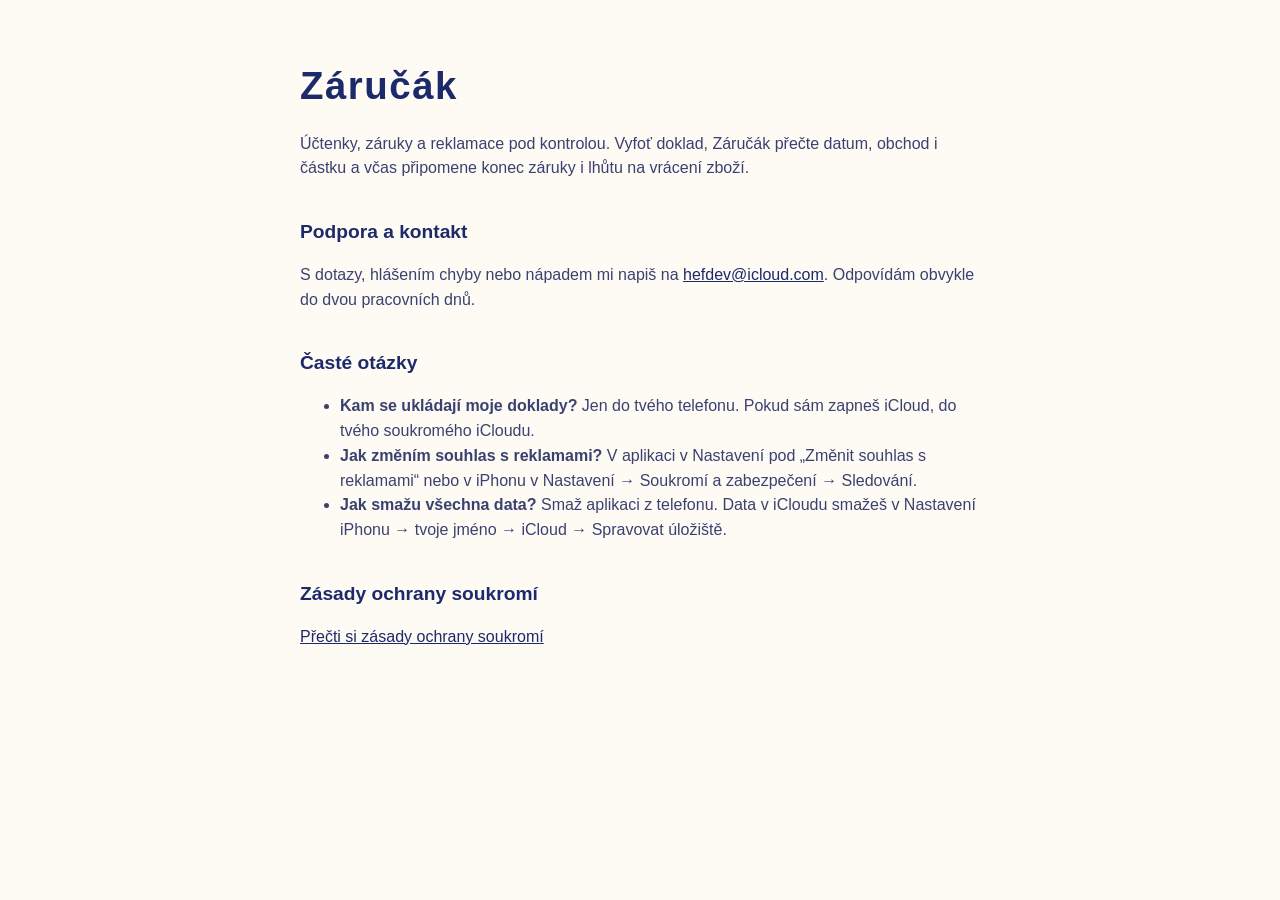
<file: index.html>
<!doctype html>
<html lang="cs">
<head>
<meta charset="utf-8">
<meta name="viewport" content="width=device-width, initial-scale=1">
<title>Záručák – účtenky, záruky a reklamace</title>
<style>
  body { margin: 0; font-family: -apple-system, "Helvetica Neue", Arial, sans-serif; background: #fefbf5; color: #1c296b; line-height: 1.55; }
  main { max-width: 680px; margin: 0 auto; padding: 56px 24px; }
  h1 { font-size: 2.4rem; margin: 0 0 8px; letter-spacing: .04em; }
  h2 { font-size: 1.2rem; margin-top: 36px; }
  p, li { color: #3a4170; }
  a { color: #1c296b; }
</style>
</head>
<body>
<main>
  <h1>Záručák</h1>
  <p>Účtenky, záruky a reklamace pod kontrolou. Vyfoť doklad, Záručák přečte datum, obchod i částku a včas připomene konec záruky i lhůtu na vrácení zboží.</p>

  <h2>Podpora a kontakt</h2>
  <p>S dotazy, hlášením chyby nebo nápadem mi napiš na <a href="mailto:hefdev@icloud.com">hefdev@icloud.com</a>. Odpovídám obvykle do dvou pracovních dnů.</p>

  <h2>Časté otázky</h2>
  <ul>
    <li><strong>Kam se ukládají moje doklady?</strong> Jen do tvého telefonu. Pokud sám zapneš iCloud, do tvého soukromého iCloudu.</li>
    <li><strong>Jak změním souhlas s reklamami?</strong> V aplikaci v Nastavení pod „Změnit souhlas s reklamami“ nebo v iPhonu v Nastavení → Soukromí a zabezpečení → Sledování.</li>
    <li><strong>Jak smažu všechna data?</strong> Smaž aplikaci z telefonu. Data v iCloudu smažeš v Nastavení iPhonu → tvoje jméno → iCloud → Spravovat úložiště.</li>
  </ul>

  <h2>Zásady ochrany soukromí</h2>
  <p><a href="privacy.html">Přečti si zásady ochrany soukromí</a></p>
</main>
</body>
</html>
</file>
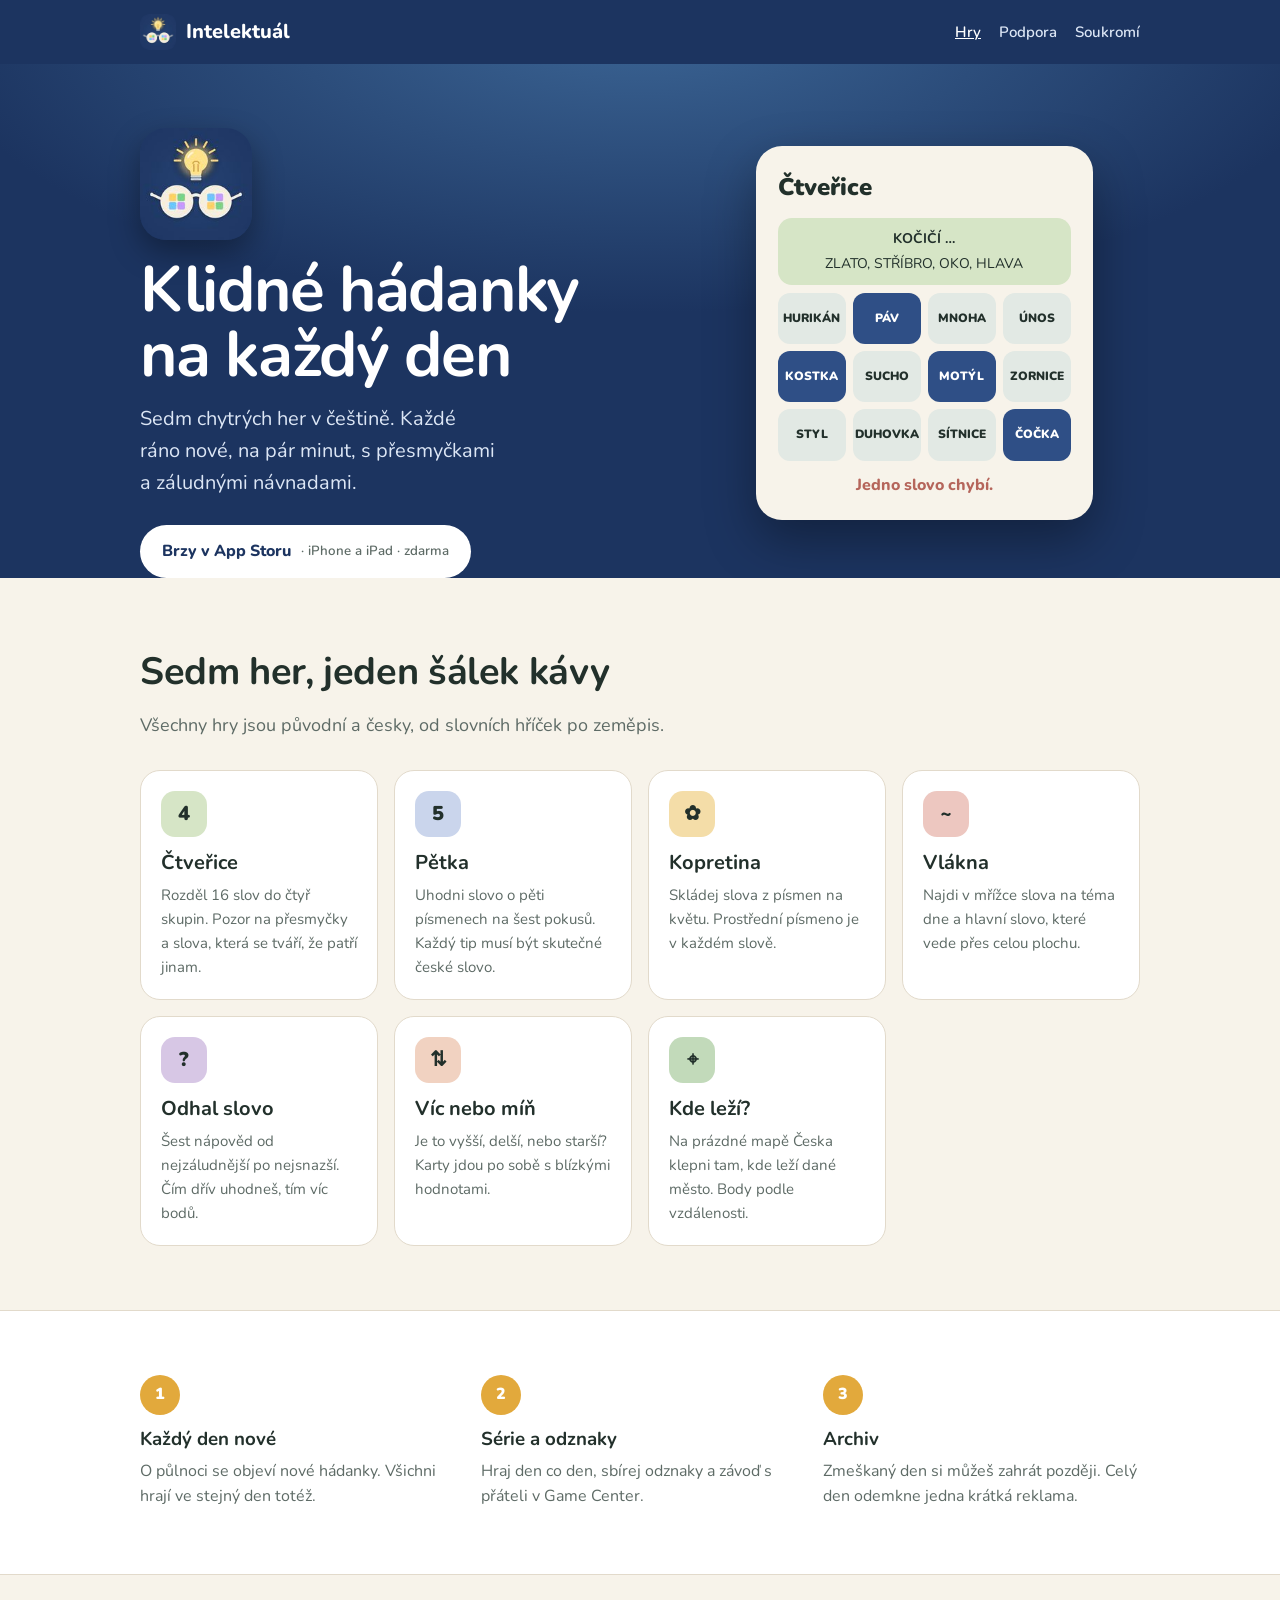
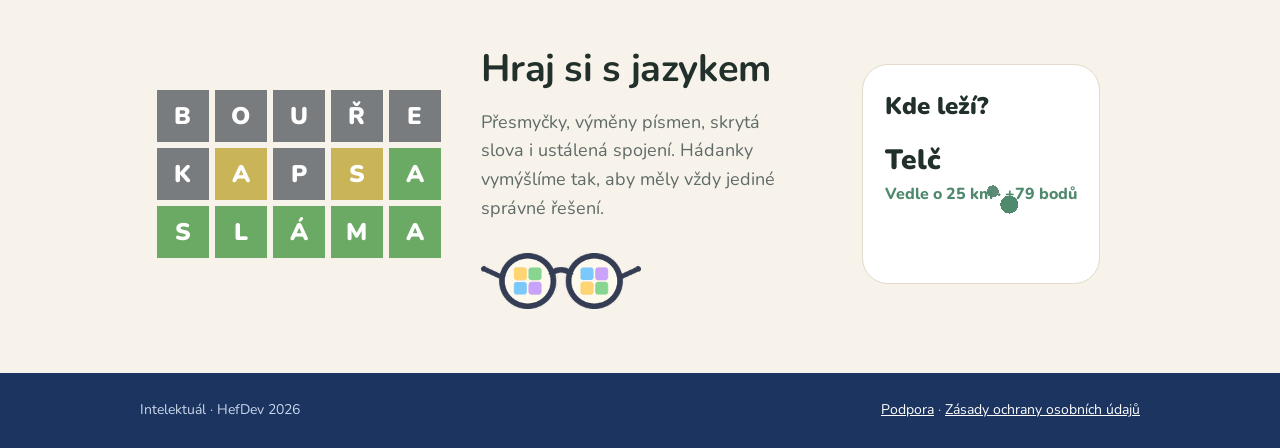
<file: intelektual/index.html>
<!doctype html>
<html lang="cs">
<head>
<meta charset="utf-8">
<meta name="viewport" content="width=device-width, initial-scale=1, viewport-fit=cover">
<title>Intelektuál – české hádanky na každý den</title>
<meta name="description" content="Sedm chytrých her v češtině: Čtveřice, Pětka, Kopretina, Vlákna, Odhal slovo, Víc nebo míň a Kde leží? Každý den nové hádanky pro iPhone a iPad.">
<link rel="icon" href="img/ikona.jpg">
<link rel="apple-touch-icon" href="img/ikona.jpg">
<link rel="preconnect" href="https://fonts.googleapis.com">
<link rel="stylesheet" href="https://fonts.googleapis.com/css2?family=Nunito:wght@500;600;800;900&display=swap">
<link rel="stylesheet" href="styl.css">
</head>
<body>
<header class="lista">
  <div class="obal">
    <a class="znacka" href="./"><img src="img/ikona.jpg" alt="">Intelektuál</a>
    <nav class="menu"><a href="./" aria-current="page">Hry</a><a href="podpora.html">Podpora</a><a href="soukromi.html">Soukromí</a></nav>
  </div>
</header>

<div class="hrdina">
  <div class="obal">
    <div>
      <img class="ikona-velka" src="img/ikona.jpg" alt="Ikona aplikace Intelektuál: brýle s barevnými dlaždicemi a žárovka">
      <h1>Klidné hádanky na každý den</h1>
      <p class="uvod">Sedm chytrých her v češtině. Každé ráno nové, na pár minut, s přesmyčkami a záludnými návnadami.</p>
      <span class="tlacitko">Brzy v App Storu <small>· iPhone a iPad · zdarma</small></span>
    </div>
    <div class="ukazka" aria-label="Ukázka hry Čtveřice">
      <div class="u-hlava">Čtveřice</div>
      <div class="u-vyreseno"><b>KOČIČÍ …</b><span>ZLATO, STŘÍBRO, OKO, HLAVA</span></div>
      <div class="u-mrizka">
        <span>HURIKÁN</span><span class="v">PÁV</span><span>MNOHA</span><span>ÚNOS</span>
        <span class="v">KOSTKA</span><span>SUCHO</span><span class="v">MOTÝL</span><span>ZORNICE</span>
        <span>STYL</span><span>DUHOVKA</span><span>SÍTNICE</span><span class="v">ČOČKA</span>
      </div>
      <div class="u-zprava">Jedno slovo chybí.</div>
    </div>
  </div>
</div>

<section>
  <div class="obal">
    <h2>Sedm her, jeden šálek kávy</h2>
    <p class="podnadpis">Všechny hry jsou původní a česky, od slovních hříček po zeměpis.</p>
    <div class="hry">
      <div class="hra"><div class="stitek" style="background:#D6E5C6">4</div><h3>Čtveřice</h3><p>Rozděl 16 slov do čtyř skupin. Pozor na přesmyčky a slova, která se tváří, že patří jinam.</p></div>
      <div class="hra"><div class="stitek" style="background:#CAD5EC">5</div><h3>Pětka</h3><p>Uhodni slovo o pěti písmenech na šest pokusů. Každý tip musí být skutečné české slovo.</p></div>
      <div class="hra"><div class="stitek" style="background:#F4DDA8">✿</div><h3>Kopretina</h3><p>Skládej slova z písmen na květu. Prostřední písmeno je v každém slově.</p></div>
      <div class="hra"><div class="stitek" style="background:#EDC7C0">~</div><h3>Vlákna</h3><p>Najdi v mřížce slova na téma dne a hlavní slovo, které vede přes celou plochu.</p></div>
      <div class="hra"><div class="stitek" style="background:#D7C7E5">?</div><h3>Odhal slovo</h3><p>Šest nápověd od nejzáludnější po nejsnazší. Čím dřív uhodneš, tím víc bodů.</p></div>
      <div class="hra"><div class="stitek" style="background:#F1D2C1">⇅</div><h3>Víc nebo míň</h3><p>Je to vyšší, delší, nebo starší? Karty jdou po sobě s blízkými hodnotami.</p></div>
      <div class="hra"><div class="stitek" style="background:#C2DABA">⌖</div><h3>Kde leží?</h3><p>Na prázdné mapě Česka klepni tam, kde leží dané město. Body podle vzdálenosti.</p></div>
    </div>
  </div>
</section>

<section class="pas">
  <div class="obal">
    <div class="trojice">
      <div><div class="zarovka">1</div><h3>Každý den nové</h3><p>O půlnoci se objeví nové hádanky. Všichni hrají ve stejný den totéž.</p></div>
      <div><div class="zarovka">2</div><h3>Série a odznaky</h3><p>Hraj den co den, sbírej odznaky a závoď s přáteli v Game Center.</p></div>
      <div><div class="zarovka">3</div><h3>Archiv</h3><p>Zmeškaný den si můžeš zahrát později. Celý den odemkne jedna krátká reklama.</p></div>
    </div>
  </div>
</section>

<section>
  <div class="obal" style="display:grid;grid-template-columns:repeat(auto-fit,minmax(240px,1fr));gap:24px;align-items:center">
    <div class="petka" aria-label="Ukázka hry Pětka">
      <span class="x">B</span><span class="x">O</span><span class="x">U</span><span class="x">Ř</span><span class="x">E</span>
      <span class="x">K</span><span class="y">A</span><span class="x">P</span><span class="y">S</span><span class="g">A</span>
      <span class="g">S</span><span class="g">L</span><span class="g">Á</span><span class="g">M</span><span class="g">A</span>
    </div>
    <div>
      <h2>Hraj si s jazykem</h2>
      <p class="podnadpis">Přesmyčky, výměny písmen, skrytá slova i ustálená spojení. Hádanky vymýšlíme tak, aby měly vždy jediné správné řešení.</p>
      <img src="img/bryle.png" alt="" style="width:160px;opacity:.9">
    </div>
    <div class="mapa-k" aria-label="Ukázka hry Kde leží?">
      <div class="u-hlava">Kde leží?</div><div class="mesto">Telč</div><div class="km">Vedle o 25 km · +79 bodů</div>
    </div>
  </div>
</section>

<footer>
  <div class="obal">
    <span>Intelektuál · HefDev 2026</span>
    <span><a href="podpora.html">Podpora</a> · <a href="soukromi.html">Zásady ochrany osobních údajů</a></span>
  </div>
</footer>
</body>
</html>
</file>
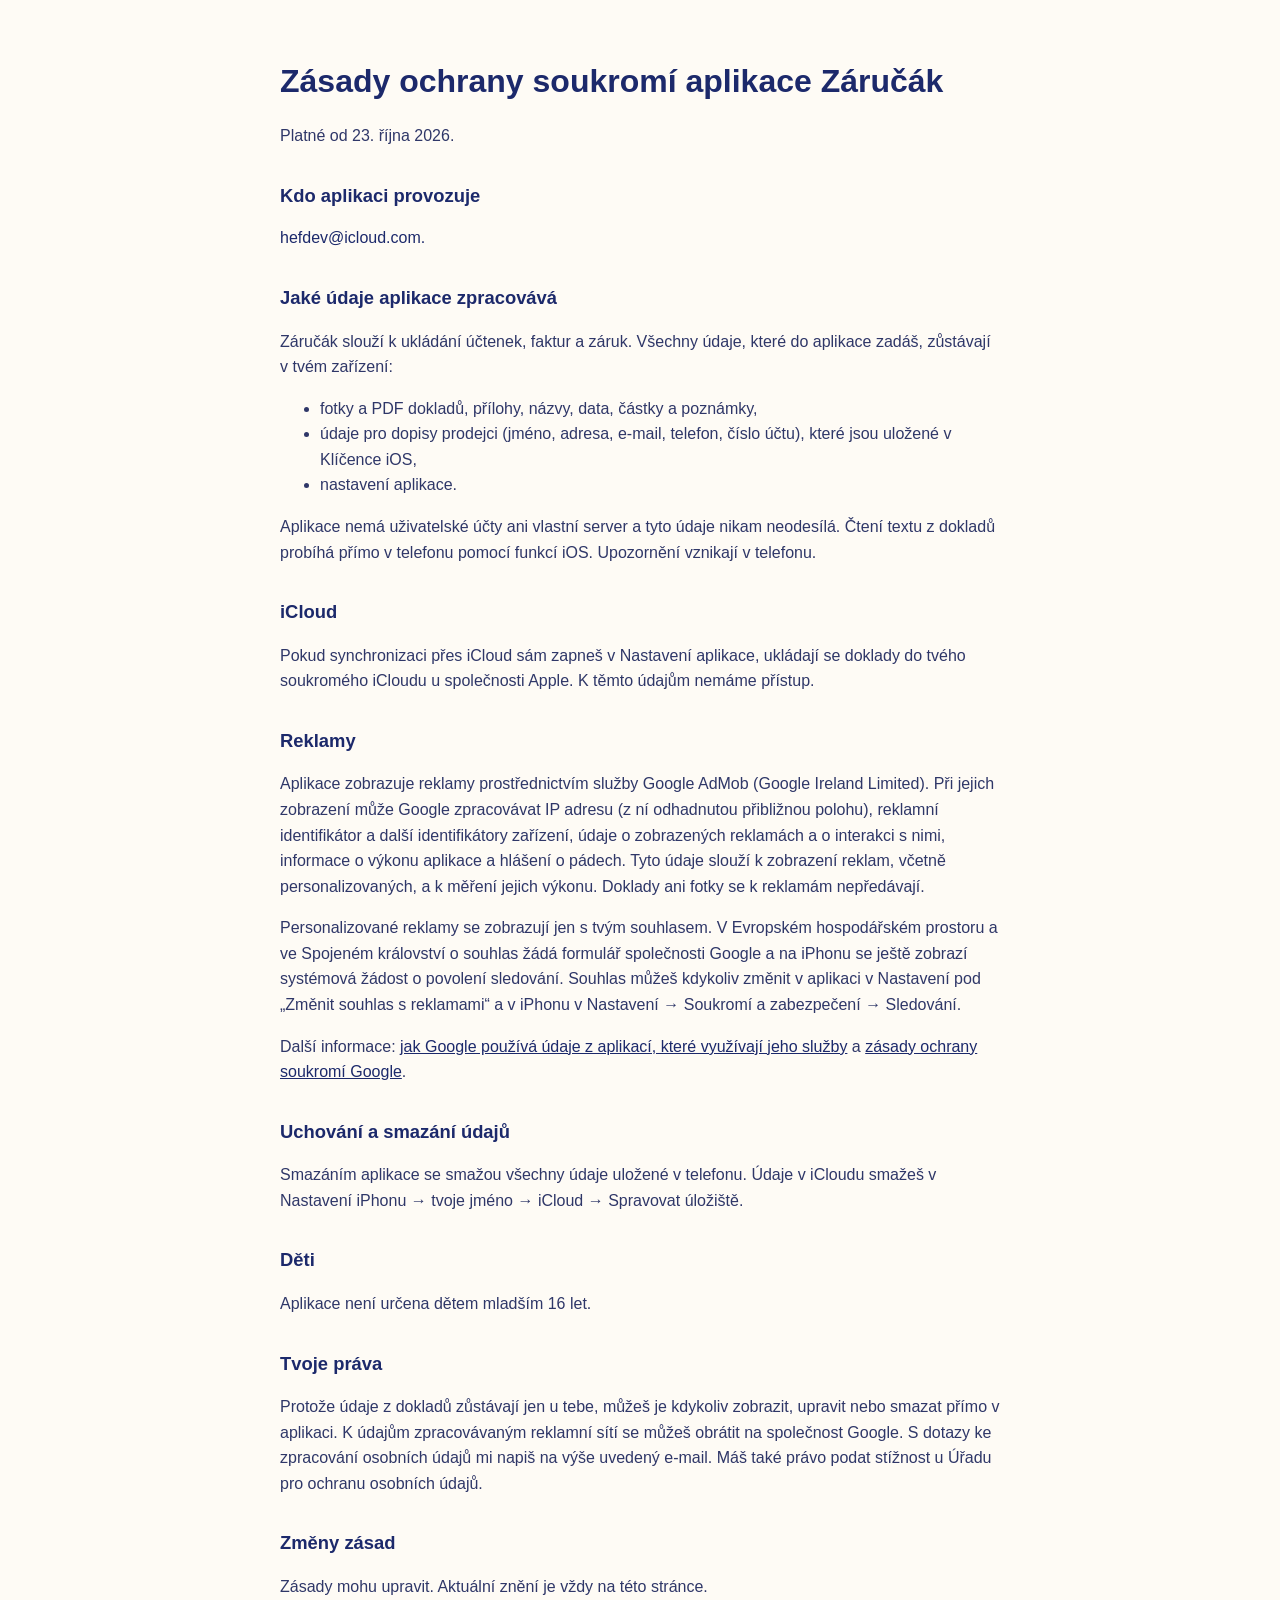
<file: privacy.html>
<!doctype html>
<html lang="cs">
<head>
<meta charset="utf-8">
<meta name="viewport" content="width=device-width, initial-scale=1">
<title>Záručák – zásady ochrany soukromí</title>
<style>
  body { margin: 0; font-family: -apple-system, "Helvetica Neue", Arial, sans-serif; background: #fefbf5; color: #1c296b; line-height: 1.6; }
  main { max-width: 720px; margin: 0 auto; padding: 56px 24px; }
  h1 { font-size: 2rem; margin: 0 0 8px; }
  h2 { font-size: 1.15rem; margin-top: 32px; }
  p, li { color: #2f3768; }
  a { color: #1c296b; }
</style>
</head>
<body>
<main>
  <h1>Zásady ochrany soukromí aplikace Záručák</h1>
  <p>Platné od 23. října 2026.</p>

  <h2>Kdo aplikaci provozuje</h2>
  <pMartin Hefka. Kontakt: <a href="mailto:hefdev@icloud.com">hefdev@icloud.com</a>.</p>

  <h2>Jaké údaje aplikace zpracovává</h2>
  <p>Záručák slouží k ukládání účtenek, faktur a záruk. Všechny údaje, které do aplikace zadáš, zůstávají v tvém zařízení:</p>
  <ul>
    <li>fotky a PDF dokladů, přílohy, názvy, data, částky a poznámky,</li>
    <li>údaje pro dopisy prodejci (jméno, adresa, e-mail, telefon, číslo účtu), které jsou uložené v Klíčence iOS,</li>
    <li>nastavení aplikace.</li>
  </ul>
  <p>Aplikace nemá uživatelské účty ani vlastní server a tyto údaje nikam neodesílá. Čtení textu z dokladů probíhá přímo v telefonu pomocí funkcí iOS. Upozornění vznikají v telefonu.</p>

  <h2>iCloud</h2>
  <p>Pokud synchronizaci přes iCloud sám zapneš v Nastavení aplikace, ukládají se doklady do tvého soukromého iCloudu u společnosti Apple. K těmto údajům nemáme přístup.</p>

  <h2>Reklamy</h2>
  <p>Aplikace zobrazuje reklamy prostřednictvím služby Google AdMob (Google Ireland Limited). Při jejich zobrazení může Google zpracovávat IP adresu (z ní odhadnutou přibližnou polohu), reklamní identifikátor a další identifikátory zařízení, údaje o zobrazených reklamách a o interakci s nimi, informace o výkonu aplikace a hlášení o pádech. Tyto údaje slouží k zobrazení reklam, včetně personalizovaných, a k měření jejich výkonu. Doklady ani fotky se k reklamám nepředávají.</p>
  <p>Personalizované reklamy se zobrazují jen s tvým souhlasem. V Evropském hospodářském prostoru a ve Spojeném království o souhlas žádá formulář společnosti Google a na iPhonu se ještě zobrazí systémová žádost o povolení sledování. Souhlas můžeš kdykoliv změnit v aplikaci v Nastavení pod „Změnit souhlas s reklamami“ a v iPhonu v Nastavení → Soukromí a zabezpečení → Sledování.</p>
  <p>Další informace: <a href="https://policies.google.com/technologies/partner-sites">jak Google používá údaje z aplikací, které využívají jeho služby</a> a <a href="https://policies.google.com/privacy">zásady ochrany soukromí Google</a>.</p>

  <h2>Uchování a smazání údajů</h2>
  <p>Smazáním aplikace se smažou všechny údaje uložené v telefonu. Údaje v iCloudu smažeš v Nastavení iPhonu → tvoje jméno → iCloud → Spravovat úložiště.</p>

  <h2>Děti</h2>
  <p>Aplikace není určena dětem mladším 16 let.</p>

  <h2>Tvoje práva</h2>
  <p>Protože údaje z dokladů zůstávají jen u tebe, můžeš je kdykoliv zobrazit, upravit nebo smazat přímo v aplikaci. K údajům zpracovávaným reklamní sítí se můžeš obrátit na společnost Google. S dotazy ke zpracování osobních údajů mi napiš na výše uvedený e-mail. Máš také právo podat stížnost u Úřadu pro ochranu osobních údajů.</p>

  <h2>Změny zásad</h2>
  <p>Zásady mohu upravit. Aktuální znění je vždy na této stránce.</p>
</main>
</body>
</html>
</file>
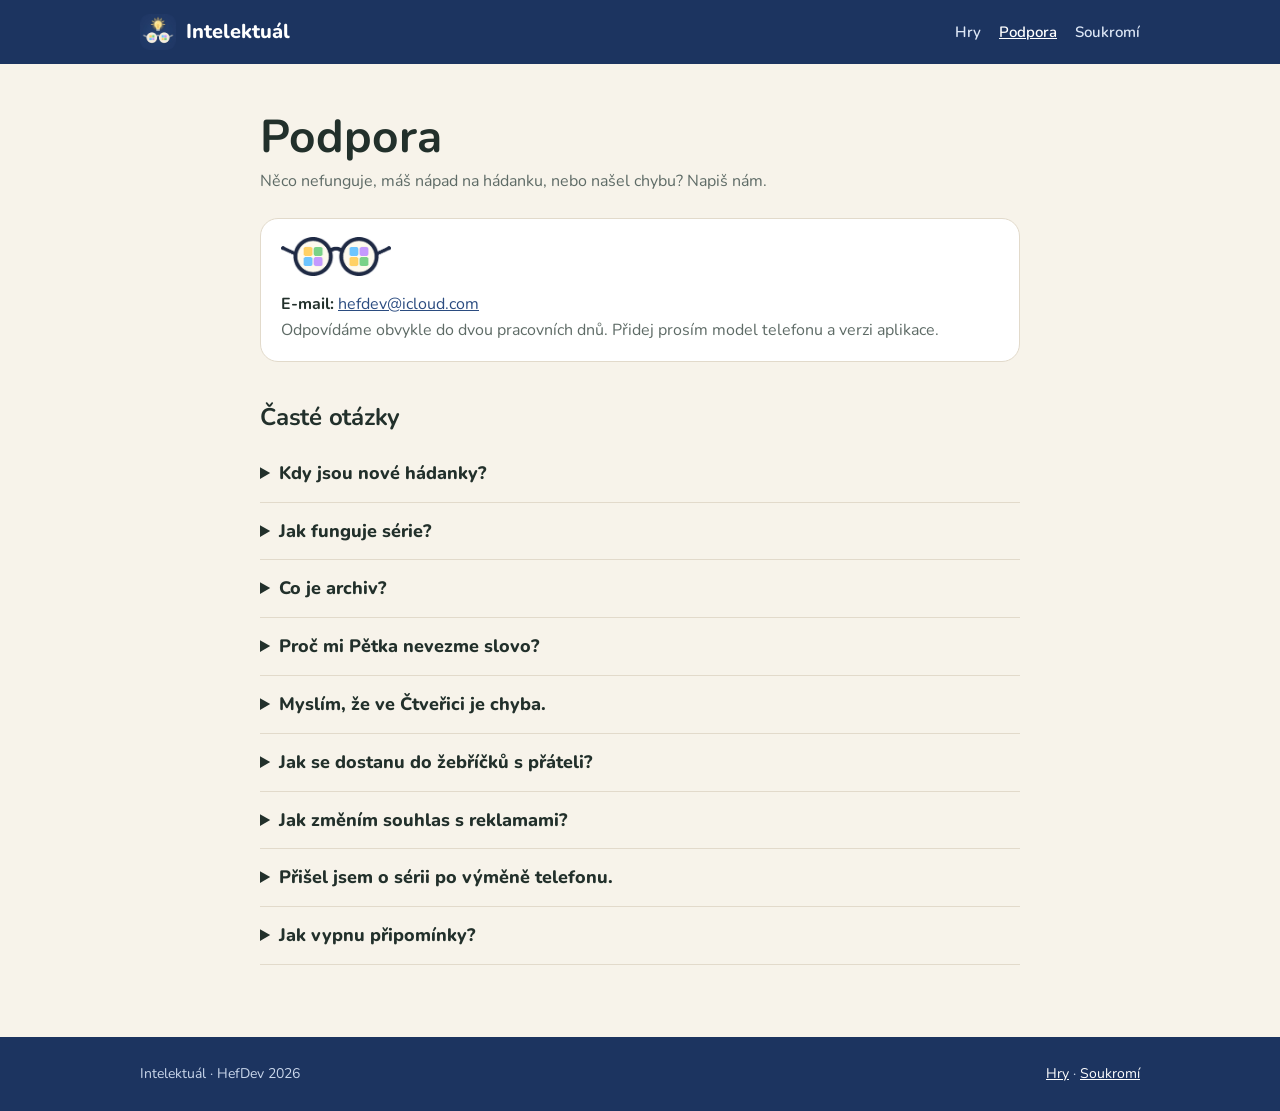
<file: intelektual/podpora.html>
<!doctype html>
<html lang="cs">
<head>
<meta charset="utf-8">
<meta name="viewport" content="width=device-width, initial-scale=1, viewport-fit=cover">
<title>Podpora – Intelektuál</title>
<link rel="icon" href="img/ikona.jpg">
<link rel="stylesheet" href="https://fonts.googleapis.com/css2?family=Nunito:wght@500;600;800;900&display=swap">
<link rel="stylesheet" href="styl.css">
</head>
<body>
<header class="lista">
  <div class="obal">
    <a class="znacka" href="./"><img src="img/ikona.jpg" alt="">Intelektuál</a>
    <nav class="menu"><a href="./">Hry</a><a href="podpora.html" aria-current="page">Podpora</a><a href="soukromi.html">Soukromí</a></nav>
  </div>
</header>
<main class="obal">
<article class="text">
  <h1>Podpora</h1>
  <p class="datum">Něco nefunguje, máš nápad na hádanku, nebo našel chybu? Napiš nám.</p>

  <div class="box" style="display:flex;gap:16px;align-items:center;flex-wrap:wrap">
    <img src="img/bryle.png" alt="" style="width:110px">
    <div><strong>E-mail:</strong> <a href="mailto:hefdev@icloud.com?subject=Intelekt%C3%A1l">hefdev@icloud.com</a><br>
    <span style="color:var(--tlumena)">Odpovídáme obvykle do dvou pracovních dnů. Přidej prosím model telefonu a verzi aplikace.</span></div>
  </div>

  <h2>Časté otázky</h2>
  <details class="otazka"><summary>Kdy jsou nové hádanky?</summary><p>Každý den o půlnoci podle času v tvém telefonu. Odpočet do dalších hádanek uvidíš po dohrání hry.</p></details>
  <details class="otazka"><summary>Jak funguje série?</summary><p>Série u každé hry roste s každým dnem, kdy hru vyřešíš. Celková série počítá dny, kdy dohraješ všechny hlavní hry. Za každých 7 dní v řadě dostaneš zmrazení, které pokryje jeden vynechaný den.</p></details>
  <details class="otazka"><summary>Co je archiv?</summary><p>Hádanky z posledních 60 dní. Jeden den se všemi hrami odemkneš zhlédnutím krátké reklamy a zůstane otevřený napořád. Hry z archivu se do sérií nepočítají.</p></details>
  <details class="otazka"><summary>Proč mi Pětka nevezme slovo?</summary><p>Každý tip musí být skutečné české slovo o pěti písmenech ze slovníku. Diakritika se nerozlišuje, Č a C je stejné písmeno. Pokud chybí slovo, které ve slovníku být má, napiš nám.</p></details>
  <details class="otazka"><summary>Myslím, že ve Čtveřici je chyba.</summary><p>Každé slovo patří do jedné skupiny, některá se ale schválně tváří, že by mohla jinam. Pokud si myslíš, že řešení nesedí, pošli nám číslo sady a vysvětlení. Rádi to opravíme.</p></details>
  <details class="otazka"><summary>Jak se dostanu do žebříčků s přáteli?</summary><p>Přihlas se v Nastavení iPhonu › Game Center a přidej si přátele. Žebříček najdeš v aplikaci pod ikonou poháru.</p></details>
  <details class="otazka"><summary>Jak změním souhlas s reklamami?</summary><p>V aplikaci klepni na ozubené kolečko › Nastavení soukromí a reklam. Sledování můžeš vypnout i v Nastavení iPhonu › Soukromí a zabezpečení › Sledování. Více v <a href="soukromi.html">zásadách ochrany osobních údajů</a>.</p></details>
  <details class="otazka"><summary>Přišel jsem o sérii po výměně telefonu.</summary><p>Statistiky se ukládají jen v telefonu. Rekordy v Game Center ti ale zůstávají.</p></details>
  <details class="otazka"><summary>Jak vypnu připomínky?</summary><p>Ozubené kolečko › Připomínky, nebo v Nastavení iPhonu › Oznámení › Intelektuál.</p></details>
</article>
</main>
<footer><div class="obal"><span>Intelektuál · HefDev 2026</span><span><a href="./">Hry</a> · <a href="soukromi.html">Soukromí</a></span></div></footer>
</body>
</html>
</file>
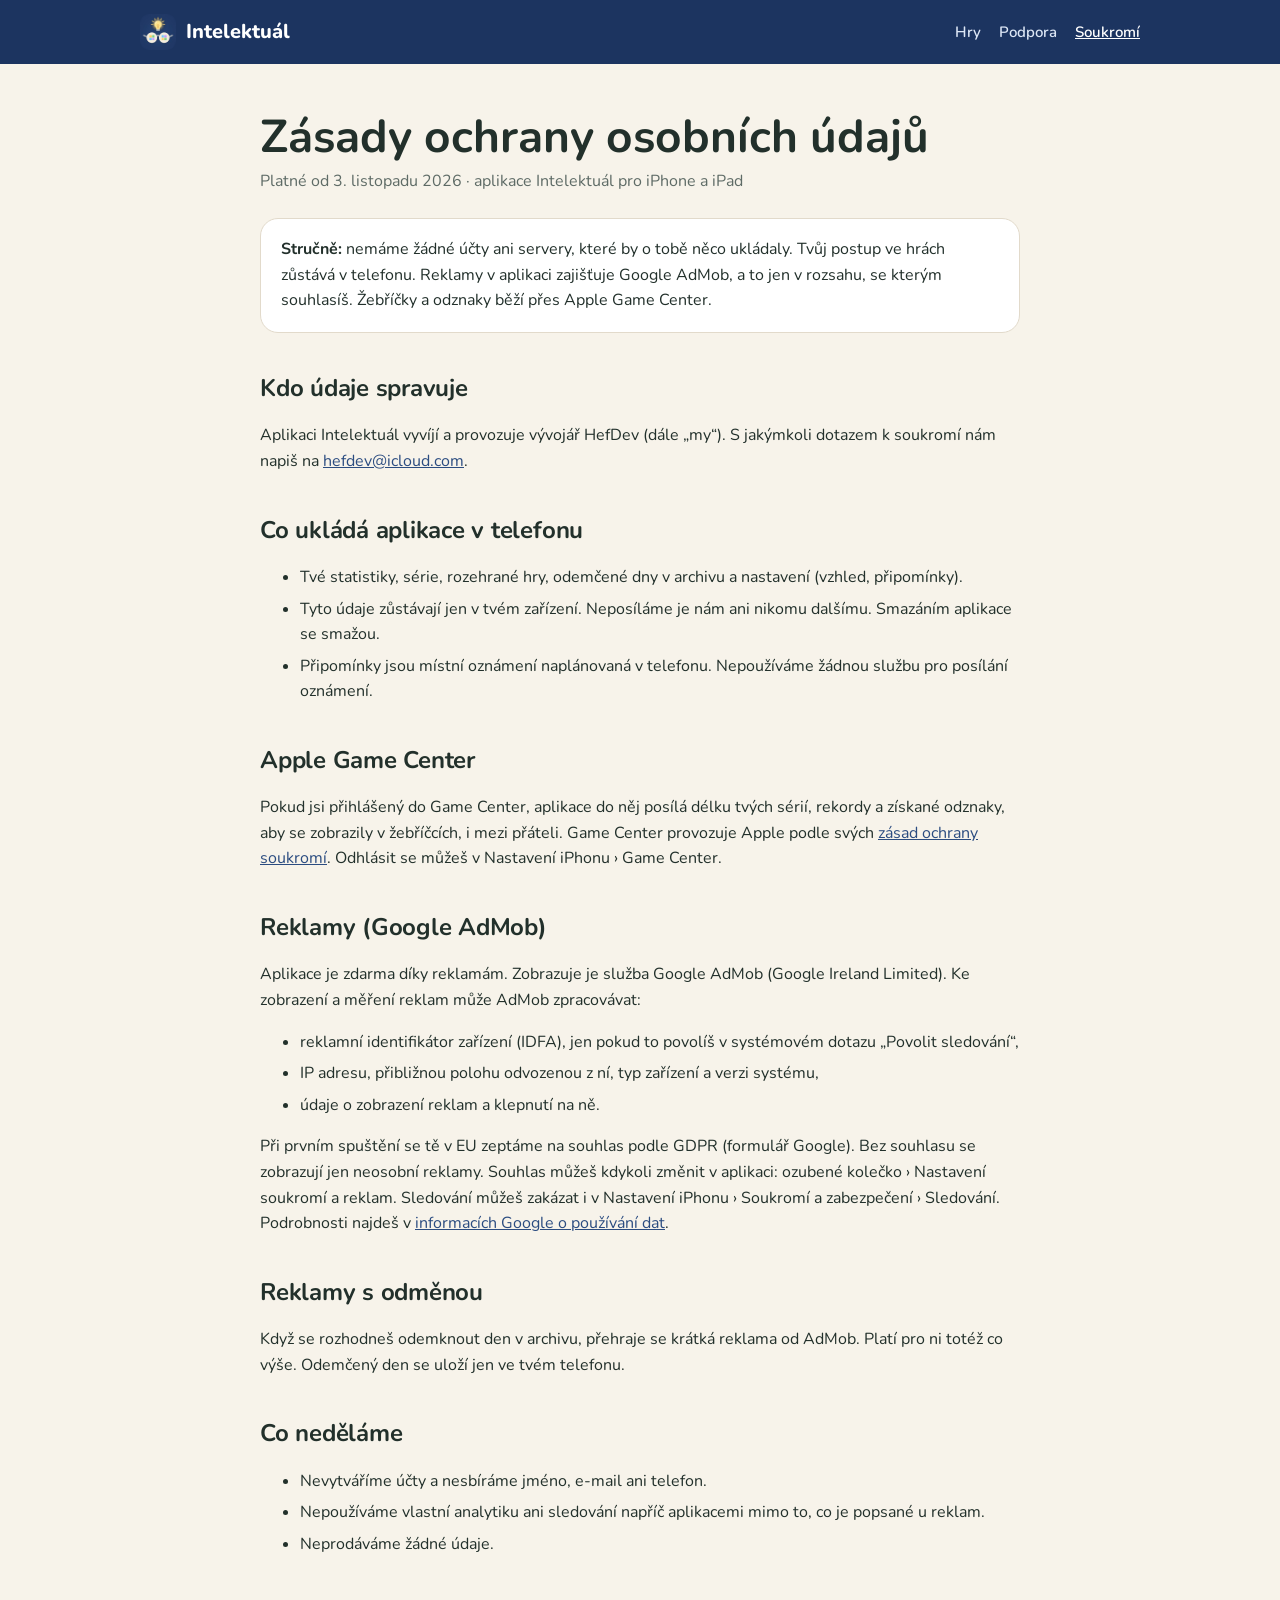
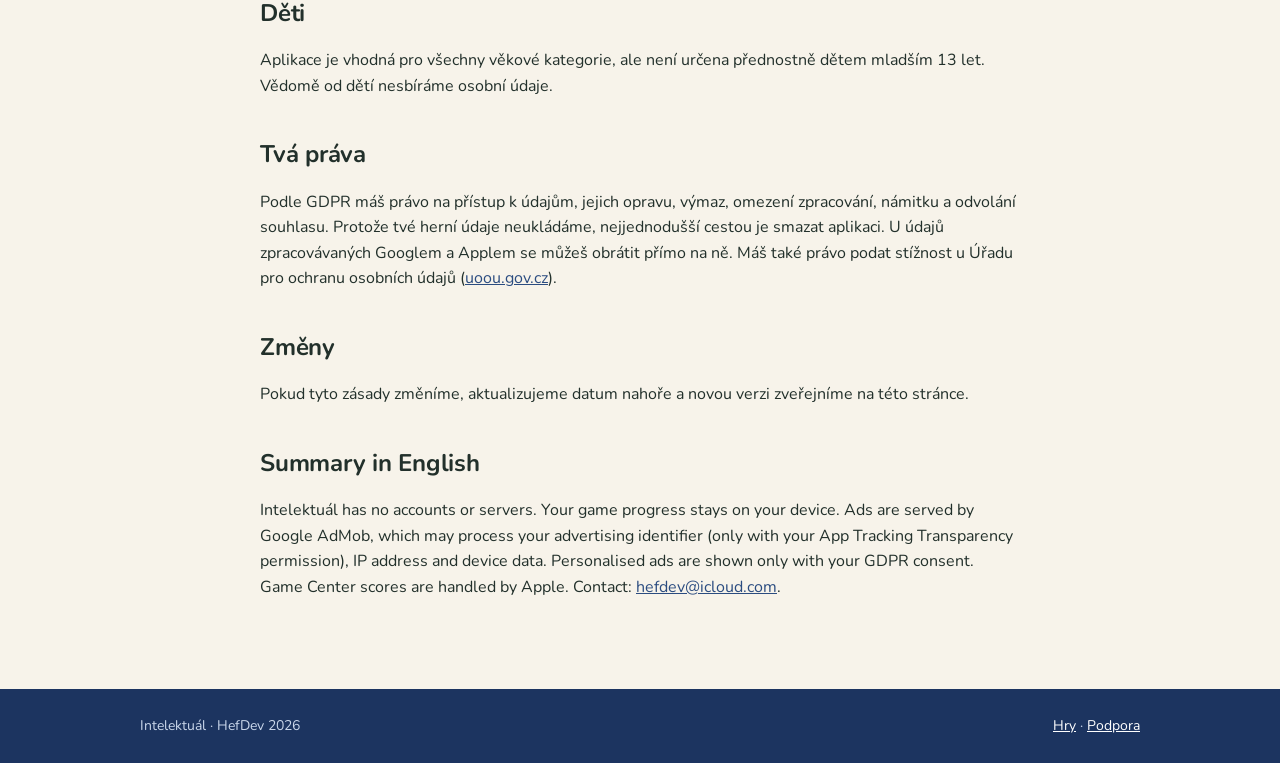
<file: intelektual/soukromi.html>
<!doctype html>
<html lang="cs">
<head>
<meta charset="utf-8">
<meta name="viewport" content="width=device-width, initial-scale=1, viewport-fit=cover">
<title>Zásady ochrany osobních údajů – Intelektuál</title>
<link rel="icon" href="img/ikona.jpg">
<link rel="stylesheet" href="https://fonts.googleapis.com/css2?family=Nunito:wght@500;600;800;900&display=swap">
<link rel="stylesheet" href="styl.css">
</head>
<body>
<header class="lista">
  <div class="obal">
    <a class="znacka" href="./"><img src="img/ikona.jpg" alt="">Intelektuál</a>
    <nav class="menu"><a href="./">Hry</a><a href="podpora.html">Podpora</a><a href="soukromi.html" aria-current="page">Soukromí</a></nav>
  </div>
</header>
<main class="obal">
<article class="text">
  <h1>Zásady ochrany osobních údajů</h1>
  <p class="datum">Platné od 3. listopadu 2026 · aplikace Intelektuál pro iPhone a iPad</p>

  <div class="box"><strong>Stručně:</strong> nemáme žádné účty ani servery, které by o tobě něco ukládaly. Tvůj postup ve hrách zůstává v telefonu. Reklamy v aplikaci zajišťuje Google AdMob, a to jen v rozsahu, se kterým souhlasíš. Žebříčky a odznaky běží přes Apple Game Center.</div>

  <h2>Kdo údaje spravuje</h2>
  <p>Aplikaci Intelektuál vyvíjí a provozuje vývojář HefDev (dále „my“). S jakýmkoli dotazem k soukromí nám napiš na <a href="mailto:hefdev@icloud.com">hefdev@icloud.com</a>.</p>

  <h2>Co ukládá aplikace v telefonu</h2>
  <ul>
    <li>Tvé statistiky, série, rozehrané hry, odemčené dny v archivu a nastavení (vzhled, připomínky).</li>
    <li>Tyto údaje zůstávají jen v tvém zařízení. Neposíláme je nám ani nikomu dalšímu. Smazáním aplikace se smažou.</li>
    <li>Připomínky jsou místní oznámení naplánovaná v telefonu. Nepoužíváme žádnou službu pro posílání oznámení.</li>
  </ul>

  <h2>Apple Game Center</h2>
  <p>Pokud jsi přihlášený do Game Center, aplikace do něj posílá délku tvých sérií, rekordy a získané odznaky, aby se zobrazily v žebříčcích, i mezi přáteli. Game Center provozuje Apple podle svých <a href="https://www.apple.com/legal/privacy/">zásad ochrany soukromí</a>. Odhlásit se můžeš v Nastavení iPhonu › Game Center.</p>

  <h2>Reklamy (Google AdMob)</h2>
  <p>Aplikace je zdarma díky reklamám. Zobrazuje je služba Google AdMob (Google Ireland Limited). Ke zobrazení a měření reklam může AdMob zpracovávat:</p>
  <ul>
    <li>reklamní identifikátor zařízení (IDFA), jen pokud to povolíš v systémovém dotazu „Povolit sledování“,</li>
    <li>IP adresu, přibližnou polohu odvozenou z ní, typ zařízení a verzi systému,</li>
    <li>údaje o zobrazení reklam a klepnutí na ně.</li>
  </ul>
  <p>Při prvním spuštění se tě v EU zeptáme na souhlas podle GDPR (formulář Google). Bez souhlasu se zobrazují jen neosobní reklamy. Souhlas můžeš kdykoli změnit v aplikaci: ozubené kolečko › Nastavení soukromí a reklam. Sledování můžeš zakázat i v Nastavení iPhonu › Soukromí a zabezpečení › Sledování. Podrobnosti najdeš v <a href="https://policies.google.com/technologies/partner-sites">informacích Google o používání dat</a>.</p>

  <h2>Reklamy s odměnou</h2>
  <p>Když se rozhodneš odemknout den v archivu, přehraje se krátká reklama od AdMob. Platí pro ni totéž co výše. Odemčený den se uloží jen ve tvém telefonu.</p>

  <h2>Co neděláme</h2>
  <ul>
    <li>Nevytváříme účty a nesbíráme jméno, e-mail ani telefon.</li>
    <li>Nepoužíváme vlastní analytiku ani sledování napříč aplikacemi mimo to, co je popsané u reklam.</li>
    <li>Neprodáváme žádné údaje.</li>
  </ul>

  <h2>Děti</h2>
  <p>Aplikace je vhodná pro všechny věkové kategorie, ale není určena přednostně dětem mladším 13 let. Vědomě od dětí nesbíráme osobní údaje.</p>

  <h2>Tvá práva</h2>
  <p>Podle GDPR máš právo na přístup k údajům, jejich opravu, výmaz, omezení zpracování, námitku a odvolání souhlasu. Protože tvé herní údaje neukládáme, nejjednodušší cestou je smazat aplikaci. U údajů zpracovávaných Googlem a Applem se můžeš obrátit přímo na ně. Máš také právo podat stížnost u Úřadu pro ochranu osobních údajů (<a href="https://uoou.gov.cz">uoou.gov.cz</a>).</p>

  <h2>Změny</h2>
  <p>Pokud tyto zásady změníme, aktualizujeme datum nahoře a novou verzi zveřejníme na této stránce.</p>

  <h2 lang="en">Summary in English</h2>
  <p lang="en">Intelektuál has no accounts or servers. Your game progress stays on your device. Ads are served by Google AdMob, which may process your advertising identifier (only with your App Tracking Transparency permission), IP address and device data. Personalised ads are shown only with your GDPR consent. Game Center scores are handled by Apple. Contact: <a href="mailto:hefdev@icloud.com">hefdev@icloud.com</a>.</p>
</article>
</main>
<footer><div class="obal"><span>Intelektuál · HefDev 2026</span><span><a href="./">Hry</a> · <a href="podpora.html">Podpora</a></span></div></footer>
</body>
</html>
</file>
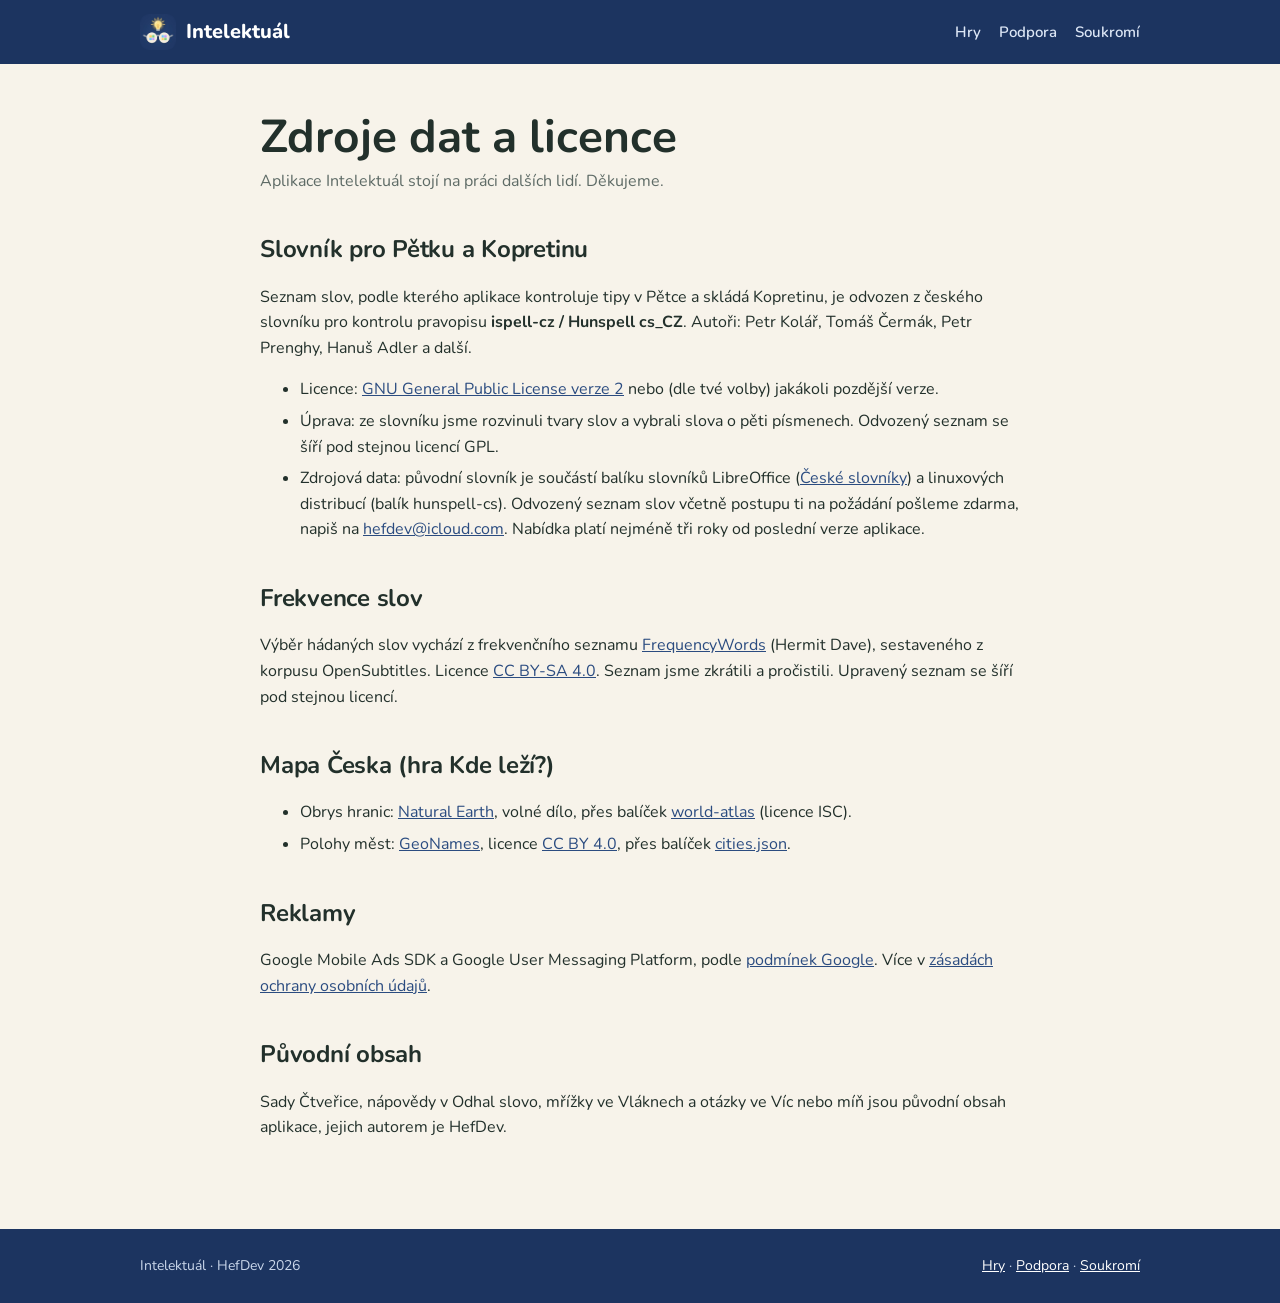
<file: intelektual/zdroje.html>
<!doctype html>
<html lang="cs">
<head>
<meta charset="utf-8">
<meta name="viewport" content="width=device-width, initial-scale=1, viewport-fit=cover">
<title>Zdroje dat – Intelektuál</title>
<link rel="icon" href="img/ikona.jpg">
<link rel="stylesheet" href="https://fonts.googleapis.com/css2?family=Nunito:wght@500;600;800;900&display=swap">
<link rel="stylesheet" href="styl.css">
</head>
<body>
<header class="lista">
  <div class="obal">
    <a class="znacka" href="./"><img src="img/ikona.jpg" alt="">Intelektuál</a>
    <nav class="menu"><a href="./">Hry</a><a href="podpora.html">Podpora</a><a href="soukromi.html">Soukromí</a></nav>
  </div>
</header>
<main class="obal">
<article class="text">
  <h1>Zdroje dat a licence</h1>
  <p class="datum">Aplikace Intelektuál stojí na práci dalších lidí. Děkujeme.</p>

  <h2>Slovník pro Pětku a Kopretinu</h2>
  <p>Seznam slov, podle kterého aplikace kontroluje tipy v Pětce a skládá Kopretinu, je odvozen z českého slovníku pro kontrolu pravopisu <strong>ispell-cz / Hunspell cs_CZ</strong>. Autoři: Petr Kolář, Tomáš Čermák, Petr Prenghy, Hanuš Adler a další.</p>
  <ul>
    <li>Licence: <a href="https://www.gnu.org/licenses/old-licenses/gpl-2.0.html">GNU General Public License verze 2</a> nebo (dle tvé volby) jakákoli pozdější verze.</li>
    <li>Úprava: ze slovníku jsme rozvinuli tvary slov a vybrali slova o pěti písmenech. Odvozený seznam se šíří pod stejnou licencí GPL.</li>
    <li>Zdrojová data: původní slovník je součástí balíku slovníků LibreOffice (<a href="https://extensions.libreoffice.org/extensions/czech-dictionaries">České slovníky</a>) a linuxových distribucí (balík hunspell-cs). Odvozený seznam slov včetně postupu ti na požádání pošleme zdarma, napiš na <a href="mailto:hefdev@icloud.com?subject=Intelekt%C3%A1l%20%E2%80%93%20zdrojov%C3%A1%20data">hefdev@icloud.com</a>. Nabídka platí nejméně tři roky od poslední verze aplikace.</li>
  </ul>

  <h2>Frekvence slov</h2>
  <p>Výběr hádaných slov vychází z frekvenčního seznamu <a href="https://github.com/hermitdave/FrequencyWords">FrequencyWords</a> (Hermit Dave), sestaveného z korpusu OpenSubtitles. Licence <a href="https://creativecommons.org/licenses/by-sa/4.0/deed.cs">CC BY-SA 4.0</a>. Seznam jsme zkrátili a pročistili. Upravený seznam se šíří pod stejnou licencí.</p>

  <h2>Mapa Česka (hra Kde leží?)</h2>
  <ul>
    <li>Obrys hranic: <a href="https://www.naturalearthdata.com">Natural Earth</a>, volné dílo, přes balíček <a href="https://github.com/topojson/world-atlas">world-atlas</a> (licence ISC).</li>
    <li>Polohy měst: <a href="https://www.geonames.org">GeoNames</a>, licence <a href="https://creativecommons.org/licenses/by/4.0/deed.cs">CC BY 4.0</a>, přes balíček <a href="https://github.com/lutangar/cities.json">cities.json</a>.</li>
  </ul>

  <h2>Reklamy</h2>
  <p>Google Mobile Ads SDK a Google User Messaging Platform, podle <a href="https://developers.google.com/admob/terms">podmínek Google</a>. Více v <a href="soukromi.html">zásadách ochrany osobních údajů</a>.</p>

  <h2>Původní obsah</h2>
  <p>Sady Čtveřice, nápovědy v Odhal slovo, mřížky ve Vláknech a otázky ve Víc nebo míň jsou původní obsah aplikace, jejich autorem je HefDev.</p>
</article>
</main>
<footer><div class="obal"><span>Intelektuál · HefDev 2026</span><span><a href="./">Hry</a> · <a href="podpora.html">Podpora</a> · <a href="soukromi.html">Soukromí</a></span></div></footer>
</body>
</html>
</file>
<file: intelektual/styl.css>
/* Intelektuál · web. Modrotisková modř, krémový papír, medová žárovka. */
:root {
  --modr: #1C3460;
  --modr-2: #2B4C80;
  --papir: #F7F3EA;
  --karta: #FFFFFF;
  --inkoust: #22302B;
  --tlumena: #5E6B66;
  --linka: #E2DACB;
  --med: #E2A93C;
  --salvej: #5E8C78;
  --font: "Nunito", "Inter", -apple-system, "Segoe UI", Roboto, sans-serif;
}
* { box-sizing: border-box; }
html { -webkit-text-size-adjust: 100%; }
body { margin: 0; font-family: var(--font); color: var(--inkoust); background: var(--papir); line-height: 1.6; }
a { color: var(--modr-2); }
img { max-width: 100%; display: block; }
.obal { max-width: 1040px; margin: 0 auto; padding-left: max(20px, env(safe-area-inset-left)); padding-right: max(20px, env(safe-area-inset-right)); }

/* Hlavička */
.lista { background: var(--modr); color: #fff; }
.lista .obal { display: flex; align-items: center; justify-content: space-between; gap: 16px; padding-block: 14px; }
.znacka { display: flex; align-items: center; gap: 10px; color: #fff; text-decoration: none; font-weight: 800; font-size: 20px; }
.znacka img { width: 36px; height: 36px; border-radius: 9px; }
.menu { display: flex; gap: 18px; flex-wrap: wrap; }
.menu a { color: #DCE6F5; text-decoration: none; font-weight: 600; font-size: 15px; }
.menu a:hover, .menu a[aria-current] { color: #fff; text-decoration: underline; }

/* Úvod */
.hrdina { background: radial-gradient(1200px 500px at 50% -10%, #3C6696 0%, var(--modr) 60%); color: #fff; overflow: hidden; }
.hrdina .obal { display: grid; grid-template-columns: 1.1fr 0.9fr; gap: 40px; align-items: center; padding-block: 64px 0; }
.hrdina h1 { font-size: clamp(38px, 6vw, 64px); line-height: 1.02; margin: 18px 0 14px; letter-spacing: -0.02em; text-wrap: balance; }
.hrdina p.uvod { font-size: 20px; color: #DCE6F5; max-width: 30ch; margin: 0 0 26px; }
.ikona-velka { width: 112px; height: 112px; border-radius: 26px; box-shadow: 0 12px 30px rgba(0,0,0,.35); }
.tlacitko { display: inline-flex; align-items: center; gap: 10px; background: #fff; color: var(--modr); text-decoration: none; font-weight: 800; padding: 14px 22px; border-radius: 999px; }
.tlacitko small { font-weight: 600; color: var(--tlumena); }

/* Sekce */
section { padding-block: 64px; }
h2 { font-size: clamp(28px, 4vw, 38px); margin: 0 0 8px; letter-spacing: -0.01em; }
.podnadpis { color: var(--tlumena); margin: 0 0 30px; font-size: 18px; }
.hry { display: grid; grid-template-columns: repeat(auto-fit, minmax(220px, 1fr)); gap: 16px; }
.hra { background: var(--karta); border: 1px solid var(--linka); border-radius: 20px; padding: 20px; }
.hra .stitek { width: 46px; height: 46px; border-radius: 14px; display: grid; place-items: center; font-weight: 900; font-size: 20px; margin-bottom: 10px; }
.hra h3 { margin: 0 0 4px; font-size: 20px; }
.hra p { margin: 0; color: var(--tlumena); font-size: 15px; }
.pas { background: #fff; border-block: 1px solid var(--linka); }
.trojice { display: grid; grid-template-columns: repeat(3, 1fr); gap: 24px; }
.trojice h3 { margin: 10px 0 4px; }
.trojice p { margin: 0; color: var(--tlumena); }
.zarovka { width: 40px; height: 40px; border-radius: 50%; background: var(--med); display: grid; place-items: center; color: #fff; font-weight: 900; }

/* Text (zásady, podpora) */
.text { max-width: 760px; margin: 0 auto; padding-block: 48px 72px; }
.text h1 { font-size: clamp(32px, 5vw, 46px); line-height: 1.1; margin: 0 0 6px; }
.text h2 { font-size: 24px; margin: 36px 0 8px; }
.text .datum { color: var(--tlumena); margin: 0 0 24px; }
.text li { margin-bottom: 6px; }
.box { background: #fff; border: 1px solid var(--linka); border-radius: 18px; padding: 18px 20px; margin: 18px 0; }
.otazka { border-bottom: 1px solid var(--linka); padding-block: 14px; }
.otazka summary { font-weight: 800; cursor: pointer; font-size: 18px; }
.otazka p { margin: 8px 0 0; color: var(--inkoust); }

footer { background: var(--modr); color: #C9D6EA; font-size: 14px; }
footer .obal { display: flex; justify-content: space-between; gap: 16px; flex-wrap: wrap; padding-block: 26px; }
footer a { color: #fff; }

@media (max-width: 760px) {
  .hrdina .obal { grid-template-columns: 1fr; padding-top: 40px; }
  .trojice { grid-template-columns: 1fr; }
}
@media (prefers-reduced-motion: no-preference) {
  .hra { transition: transform .2s; }
  .hra:hover { transform: translateY(-3px); }
}

/* Ukázky her bez obrázků */
.ukazka, .mapa-k { background: var(--papir); color: var(--inkoust); border-radius: 26px; padding: 22px; box-shadow: 0 20px 50px rgba(0,0,0,.35); max-width: 420px; margin: 0 auto 40px; }
.u-hlava { font-weight: 900; font-size: 24px; margin-bottom: 12px; }
.u-vyreseno { background: #D6E5C6; border-radius: 14px; padding: 10px; text-align: center; margin-bottom: 8px; display: grid; gap: 2px; font-size: 14px; }
.u-mrizka { display: grid; grid-template-columns: repeat(4, 1fr); gap: 7px; }
.u-mrizka span { background: #E2E9E4; border-radius: 12px; padding: 16px 2px; text-align: center; font-weight: 900; font-size: 12px; }
.u-mrizka span.v { background: #2F4F86; color: #fff; }
.u-zprava { text-align: center; color: #B5655B; font-weight: 800; margin-top: 12px; }
.petka { display: grid; grid-template-columns: repeat(5, 52px); gap: 6px; justify-content: center; }
.petka span { height: 52px; display: grid; place-items: center; color: #fff; font-weight: 900; font-size: 24px; }
.petka .x { background: #787C7E; } .petka .y { background: #C9B458; } .petka .g { background: #6AAA64; }
.mapa-k { text-align: left; box-shadow: none; border: 1px solid var(--linka); background: #fff; margin: 0 auto; max-width: 300px;
  background-image: radial-gradient(circle at 62% 64%, #4F8A6E 0 9px, #fff 9px 13px, transparent 13px), radial-gradient(circle at 55% 58%, #5E8C78 0 6px, transparent 6px);
  min-height: 220px; }
.mapa-k .mesto { font-size: 28px; font-weight: 900; } .mapa-k .km { color: #4F8A6E; font-weight: 800; }
</file>
